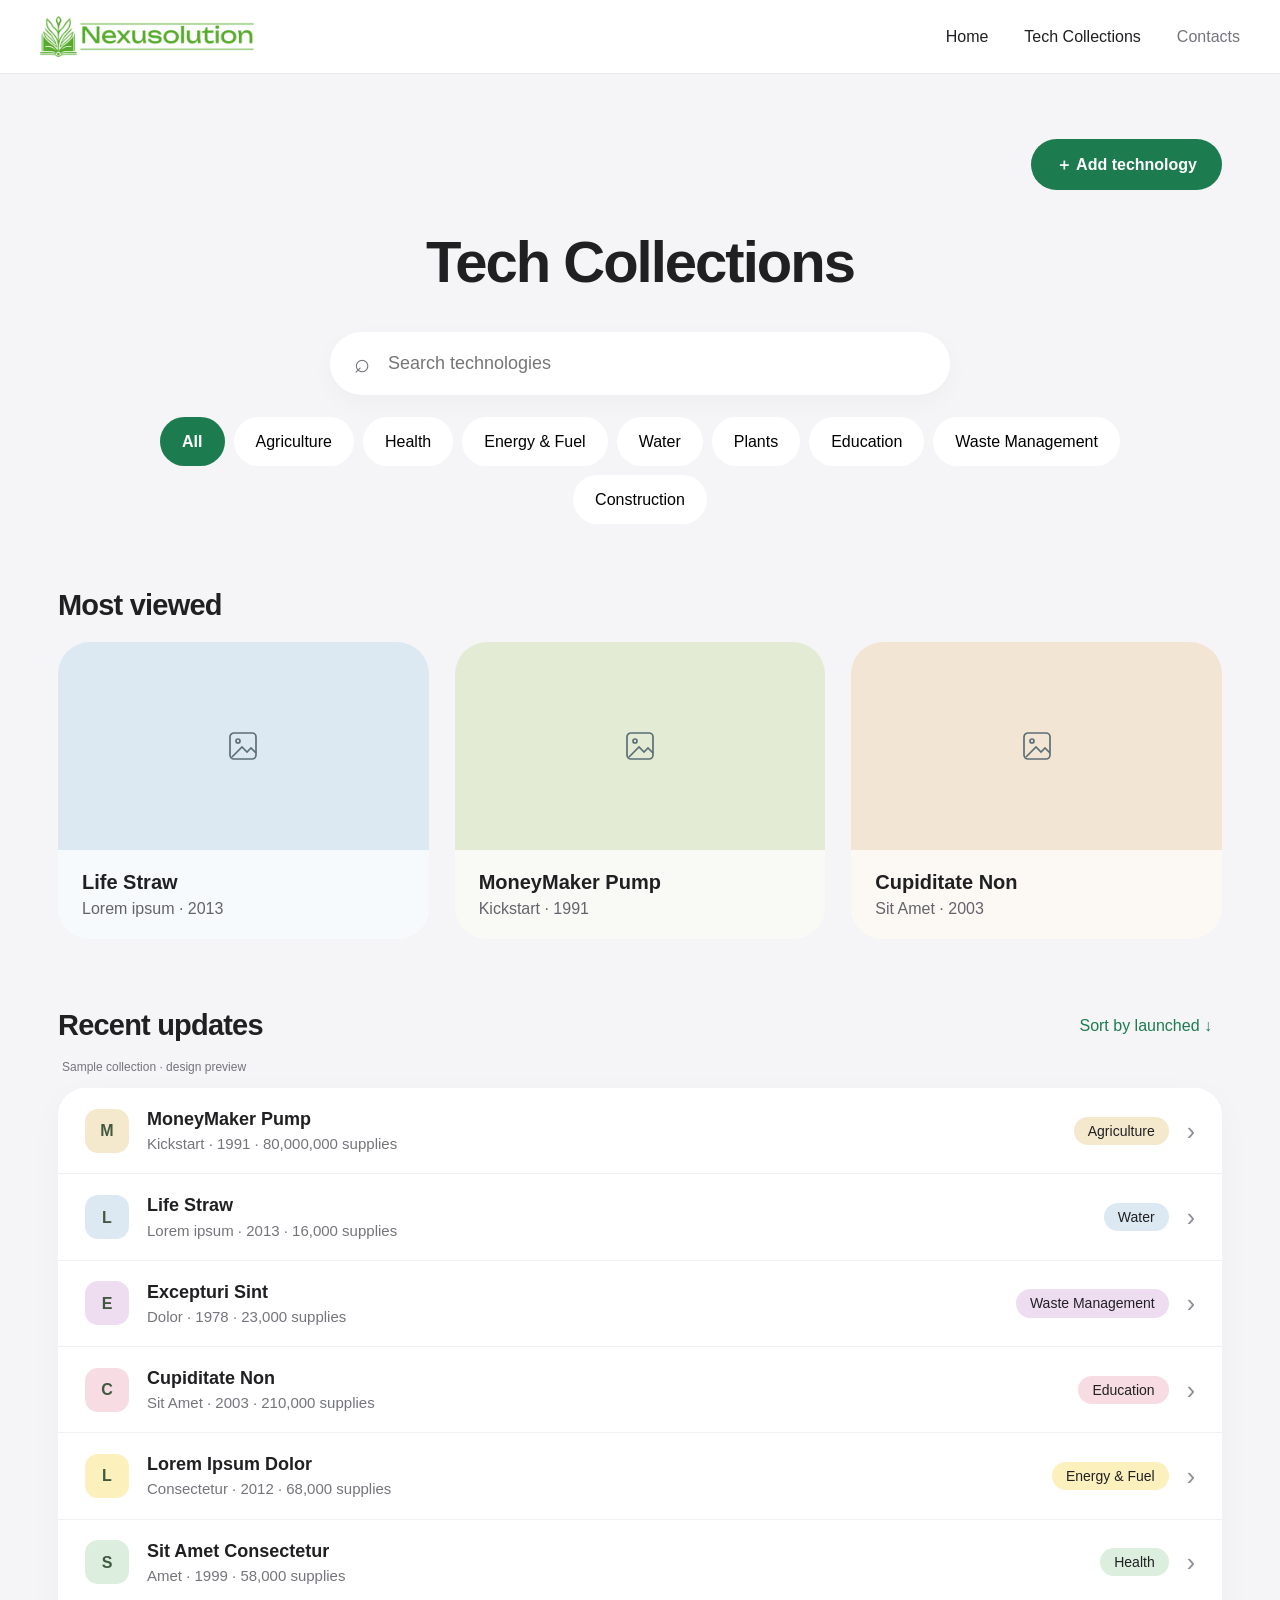
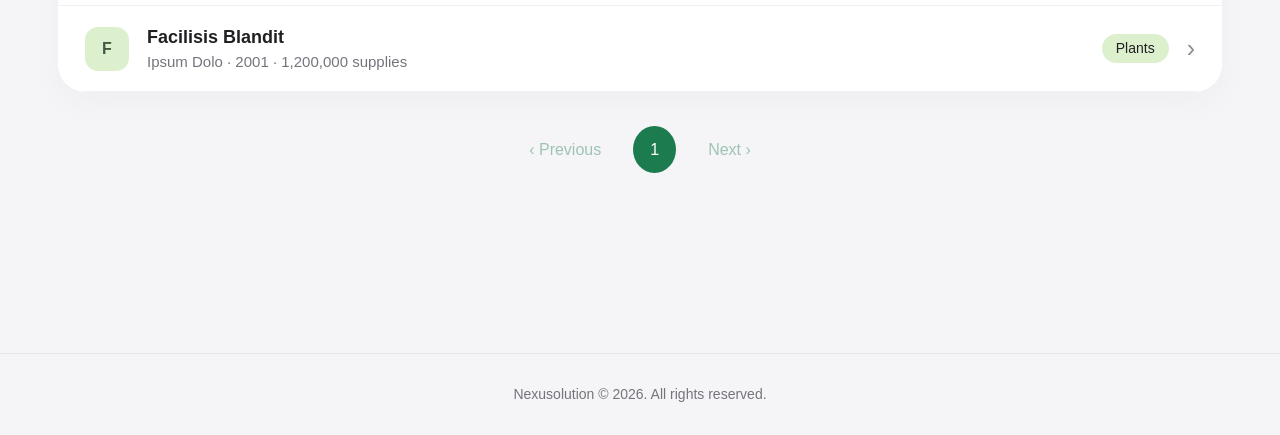
<file: collections.html>
<!doctype html><html lang="en"><head><meta charset="utf-8"><meta name="viewport" content="width=device-width, initial-scale=1"><title>Tech Collections | Nexusolution</title><link rel="stylesheet" href="collections.css"></head><body class="collections-page"><header class="archive-header"><a class="archive-brand" href="index.html"><img src="[data-uri]" alt="Nexusolution" width="214" height="41"></a><nav aria-label="Main navigation"><a href="index.html">Home</a><a href="collections.html" aria-current="page">Tech Collections</a><a href="contact.html">Contacts</a></nav></header><main class="documents"><div class="collection-toolbar"><a class="green add-link" href="upload.html">＋ Add technology</a></div><h1>Tech Collections</h1><label class="search"><span aria-hidden="true">⌕</span><input id="search" type="search" placeholder="Search technologies" aria-label="Search technologies"></label><div class="filters" id="filters" aria-label="Filter by category"></div><div class="collection-body"><section><h2>Most viewed</h2><div class="featured" id="featured"></div></section><section class="recent"><div class="section-heading"><h2>Recent updates</h2><button id="sort" class="text-button">Sort by launched ↓</button></div><p class="sample-note">Sample collection · design preview</p><div class="records" id="records"></div><p id="empty" hidden>No technologies match your search.</p><nav class="pagination" id="pagination" aria-label="Results pages"></nav></section></div></main><dialog id="detail"><button class="close" aria-label="Close details">×</button><span id="detail-category"></span><h2 id="detail-title"></h2><p id="detail-meta"></p><p id="detail-about"></p></dialog><footer class="archive-footer">Nexusolution © 2026. All rights reserved.</footer><script src="collections.js"></script></body></html>
</file>
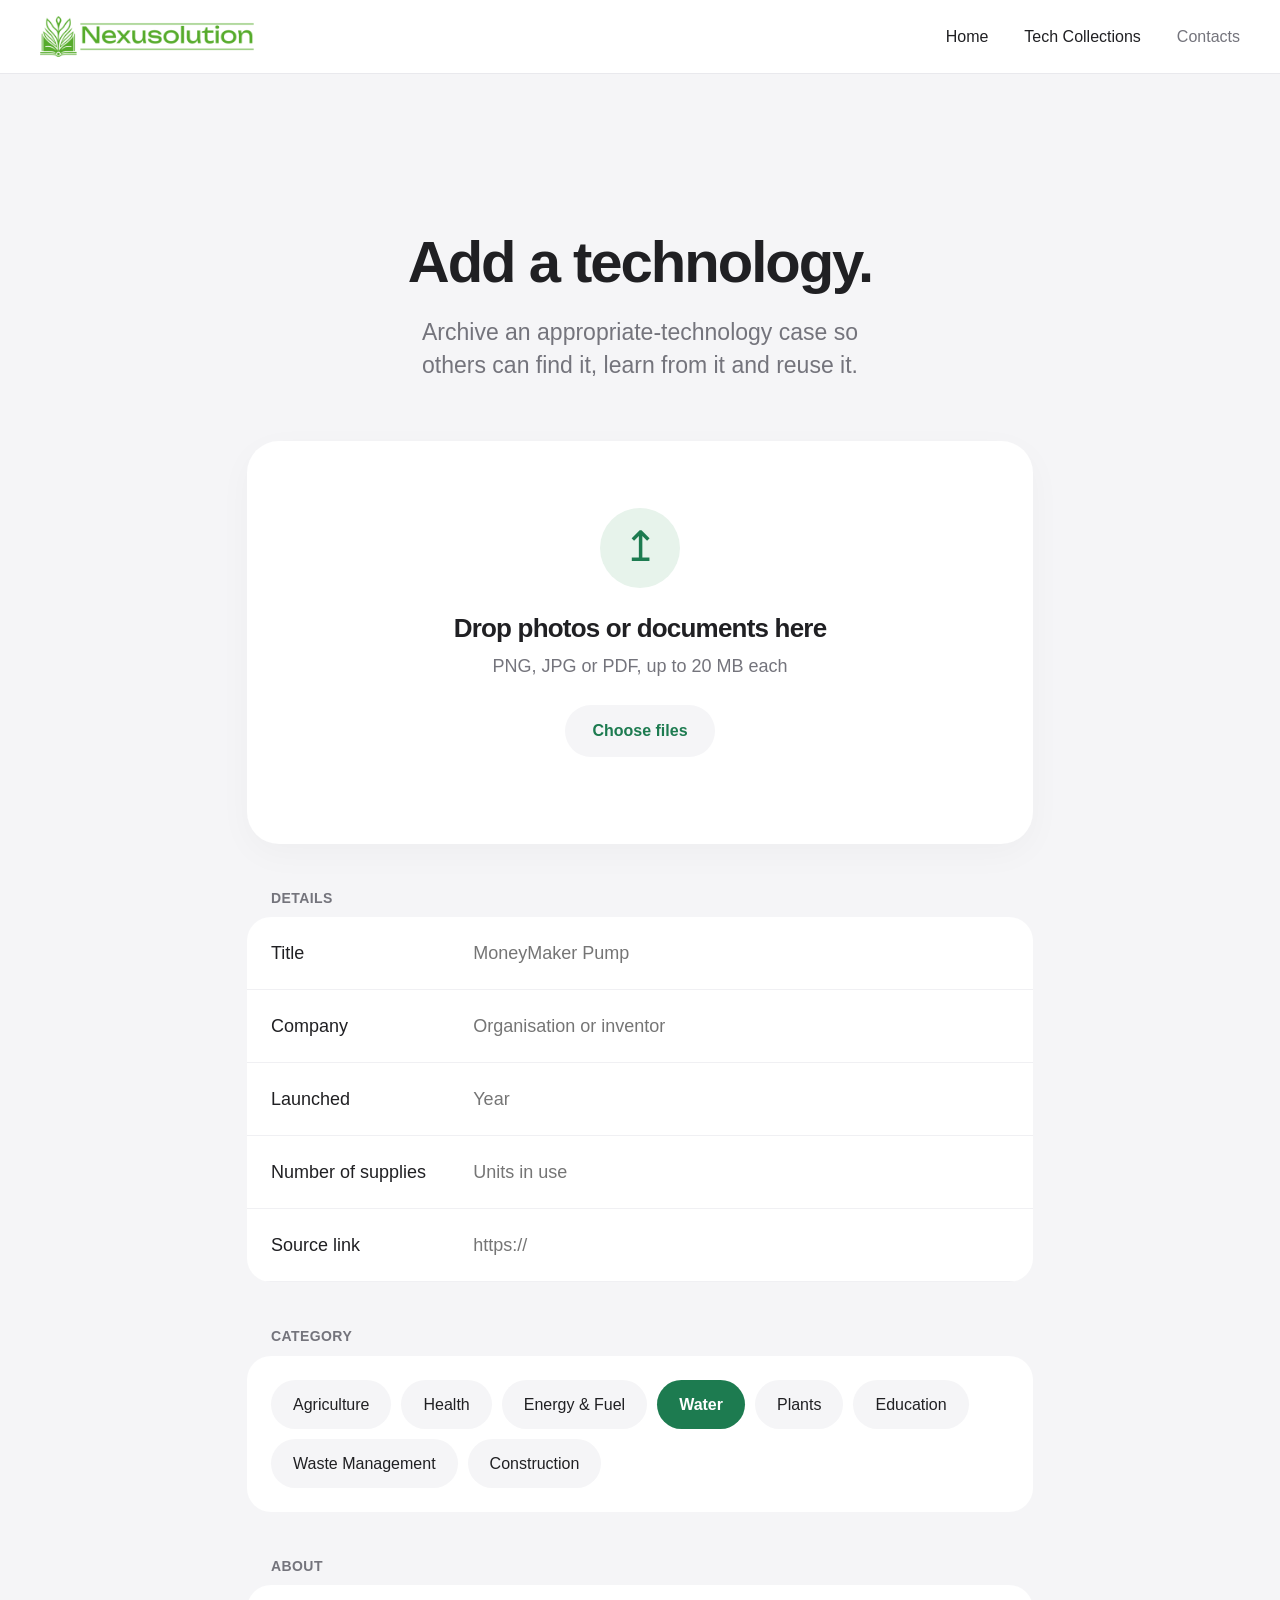
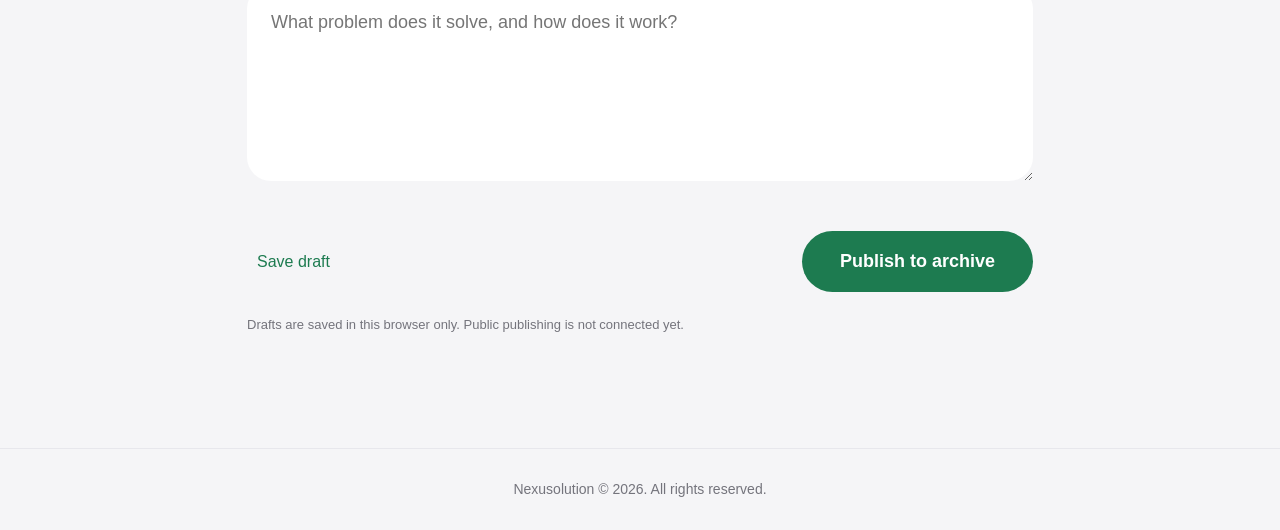
<file: upload.html>
<!doctype html><html lang="en"><head><meta charset="utf-8"><meta name="viewport" content="width=device-width, initial-scale=1"><title>Add a technology | Nexusolution</title><link rel="stylesheet" href="collections.css"></head><body class="collections-page upload-page"><header class="archive-header"><a class="archive-brand" href="index.html"><img src="[data-uri]" alt="Nexusolution" width="214" height="41"></a><nav aria-label="Main navigation"><a href="index.html">Home</a><a href="collections.html" aria-current="page">Tech Collections</a><a href="contact.html">Contacts</a></nav></header><main class="upload-main"><div class="collection-toolbar" aria-hidden="true"></div><h1>Add a technology.</h1><p class="subtitle">Archive an appropriate-technology case so<br>others can find it, learn from it and reuse it.</p><form id="upload-form"><div id="dropzone" class="dropzone"><div class="upload-icon" aria-hidden="true">↥</div><h2>Drop photos or documents here</h2><p>PNG, JPG or PDF, up to 20 MB each</p><button type="button" class="choose" id="choose">Choose files</button><input id="files" type="file" accept="image/png,image/jpeg,application/pdf" multiple hidden><ul id="file-list"></ul><p id="file-error" role="status"></p></div><h3>DETAILS</h3><div class="detail-fields"><label>Title<input name="title" placeholder="MoneyMaker Pump" required maxlength="150"></label><label>Company<input name="company" placeholder="Organisation or inventor" required maxlength="150"></label><label>Launched<input name="year" type="number" min="1800" max="2100" placeholder="Year" required></label><label>Number of supplies<input name="supplies" type="number" min="0" step="1" placeholder="Units in use" required></label><label>Source link<input name="source" type="url" placeholder="https://" required></label></div><h3>CATEGORY</h3><fieldset class="category-picker"><legend class="sr-only">Category</legend><div id="category-options"></div></fieldset><h3>ABOUT</h3><label class="sr-only" for="about">About the technology</label><textarea id="about" name="about" placeholder="What problem does it solve, and how does it work?" required maxlength="10000"></textarea><div class="form-actions"><button type="button" id="save-draft" class="text-button">Save draft</button><button type="submit" class="green">Publish to archive</button></div><p class="save-note">Drafts are saved in this browser only. Public publishing is not connected yet.</p><p id="upload-status" role="status"></p></form></main><footer class="archive-footer">Nexusolution © 2026. All rights reserved.</footer><script src="collections.js"></script></body></html>
</file>
<file: collections.css>
:root{--g:#1d7b50;--muted:#74747c;--bg:#f5f5f7}*{box-sizing:border-box}body{margin:0;background:var(--bg);color:#202023;font:16px/1.45 Arial,Helvetica,sans-serif}a{color:inherit;text-decoration:none}button,input,textarea{font:inherit}button{cursor:pointer;border:0}button:disabled{opacity:.4;cursor:default}:focus-visible{outline:3px solid #78ad8c;outline-offset:4px}h1,h2,h3,p{margin:0}.archive-header{height:74px;background:#fff;border-bottom:1px solid #e9e9ed;display:flex;align-items:center;justify-content:space-between;padding:0 40px}.archive-brand{display:flex;align-items:center;gap:16px;font-weight:600;font-size:21px}.archive-brand svg{width:24px;fill:none;stroke:var(--g);stroke-width:1.7}.archive-header nav{display:flex;gap:36px}.archive-header nav a:last-child{color:var(--muted)}.green{display:inline-block;background:var(--g);color:white;border-radius:40px;padding:14px 25px;font-weight:600}.tabs{display:flex;width:max-content;margin:62px auto 36px;padding:5px;background:#e6e6eb;border-radius:17px}.tabs a{padding:12px 28px;border-radius:12px}.tabs a[aria-current]{background:white;box-shadow:0 3px 5px #0002;font-weight:600}.tabs span{color:var(--muted);margin-left:5px}h1{text-align:center;font-size:58px;line-height:1.15;letter-spacing:-2px}.search{max-width:620px;margin:36px auto 22px;background:white;border-radius:40px;box-shadow:0 8px 24px #00000008;display:flex;align-items:center;padding:12px 24px;gap:16px}.search span{font-size:27px;color:var(--muted)}.search input{width:100%;border:0;background:transparent;font-size:18px}.filters{display:flex;flex-wrap:wrap;gap:9px;justify-content:center;max-width:1040px;margin:auto}.filters button,.category-picker label{padding:13px 22px;border-radius:30px;background:white;font-size:16px}.filters button[aria-pressed=true]{background:var(--g);color:white;font-weight:600}.collection-body{max-width:1164px;margin:60px auto 0}h2{font-size:29px;letter-spacing:-.8px}.featured{display:grid;grid-template-columns:repeat(3,1fr);gap:26px;margin-top:16px}.feature-card{padding:0;border-radius:32px;overflow:hidden;text-align:left;background:#f8fafb;color:#202023}.feature-picture{height:208px;display:grid;place-items:center;background:var(--pastel)}.feature-picture svg{width:32px;height:32px;fill:none;stroke:#5c6f77;stroke-width:1.7}.feature-info{padding:18px 24px;background:var(--wash)}.feature-info strong{display:block;font-size:20px}.feature-info span{color:#63636c}.recent{margin-top:65px}.section-heading{display:flex;align-items:center;justify-content:space-between}.text-button{background:none;color:var(--g);padding:10px;font-size:16px}.sample-note{font-size:12px;color:var(--muted);margin:12px 4px}.records{border-radius:28px;overflow:hidden;background:white;box-shadow:0 10px 35px #00000008}.record{display:flex;align-items:center;gap:18px;width:100%;padding:18px 27px;border-bottom:1px solid #f1f1f3;background:white;text-align:left;color:#202023}.record:hover{background:#fafbf9}.initial{width:44px;height:44px;display:grid;place-items:center;border-radius:13px;background:var(--pastel);color:#415940;flex-shrink:0;font-weight:600}.record-text{flex:1;min-width:0}.record-text strong{display:block;font-size:18px}.record-text small{color:var(--muted);font-size:15px}.badge{background:var(--pastel);font-size:14px;padding:4px 14px;border-radius:20px}.chevron{color:#8e8e96;font-size:25px}.pagination{display:flex;justify-content:center;gap:15px;margin-top:34px}.pagination button{background:none;padding:12px 17px;border-radius:50%;color:var(--g)}.pagination button[aria-current]{background:var(--g);color:white}.documents{min-height:calc(100vh - 154px);padding-bottom:180px}.archive-footer{border-top:1px solid #e7e7ec;padding:30px;text-align:center;color:var(--muted);font-size:14px}.subtitle{text-align:center;color:var(--muted);font-size:23px;margin:20px 0 58px}.upload-main{padding-bottom:100px}#upload-form{max-width:786px;margin:auto}.dropzone{text-align:center;padding:65px 30px;background:white;border-radius:32px;box-shadow:0 10px 35px #00000008;border:2px solid transparent}.dropzone.dragging{border-color:var(--g);background:#f0faf4}.upload-icon{margin:0 auto 22px;width:80px;height:80px;background:#e7f3eb;color:var(--g);border-radius:50%;display:grid;place-items:center;font-size:42px}.dropzone h2{font-size:26px}.dropzone p{color:var(--muted);font-size:18px;margin-top:6px}.choose{margin-top:26px;padding:14px 27px;border-radius:40px;background:var(--bg);color:var(--g);font-weight:600}#upload-form h3{font-size:14px;letter-spacing:.03em;color:var(--muted);font-weight:600;margin:44px 24px 9px}.detail-fields{background:white;border-radius:24px;overflow:hidden}.detail-fields label{display:flex;align-items:center;gap:20px;padding:20px 24px;border-bottom:1px solid #f0f0f3;font-size:18px}.detail-fields input{margin-left:auto;width:73%;border:0;background:transparent;min-width:0;padding:3px}.category-picker{border:0;margin:0;padding:24px;background:white;border-radius:24px}#category-options{display:flex;flex-wrap:wrap;gap:10px}.category-picker label{background:var(--bg);position:relative;cursor:pointer}.category-picker input{position:absolute;opacity:0}.category-picker label:has(input:checked){background:var(--g);color:white;font-weight:600}.category-picker label:has(input:focus-visible){outline:3px solid #8ab69c}textarea{border:0;background:white;border-radius:24px;padding:24px;width:100%;min-height:196px;resize:vertical;font-size:18px}.form-actions{display:flex;justify-content:space-between;margin-top:44px}.form-actions .green{padding:17px 38px;font-size:18px}.save-note{margin-top:24px;font-size:13px;color:var(--muted)}#upload-status{margin-top:14px;color:var(--g)}#file-list{list-style:none;padding:0;margin:20px 0 0;text-align:left}#file-list li{display:flex;gap:10px;align-items:center;padding:10px;border-top:1px solid #eee;overflow-wrap:anywhere}#file-list span{flex:1}#file-list button{background:#f3f3f5;padding:5px 10px;border-radius:12px}dialog{border:0;border-radius:24px;max-width:600px;width:90%;padding:40px;box-shadow:0 20px 100px #0003}dialog::backdrop{background:#0005}dialog h2{margin:12px 0}dialog p{margin:18px 0;color:var(--muted)}.close{float:right;background:none;font-size:28px}.sr-only{position:absolute;width:1px;height:1px;overflow:hidden;clip-path:inset(50%)}[hidden]{display:none!important}@media(max-width:1200px){.collection-body{margin:55px 5% 0}.filters{padding:0 5%}}@media(max-width:800px){.archive-header{padding:15px 20px;height:auto;gap:20px;flex-wrap:wrap}.archive-brand{font-size:18px}.archive-header nav{gap:20px;font-size:14px}.add-link{font-size:13px;padding:9px 15px}.tabs{margin-top:40px}h1{font-size:42px}.search{margin:28px 5% 20px}.featured{gap:15px}.feature-picture{height:155px}.feature-info{padding:15px}.feature-info strong{font-size:17px}.feature-info span{font-size:13px}#upload-form{margin:0 5%}.subtitle{font-size:19px;padding:0 20px}.detail-fields label{font-size:16px}.detail-fields input{width:62%}}@media(max-width:550px){.archive-header nav{order:3;width:100%;justify-content:center}.featured{grid-template-columns:1fr}.feature-picture{height:190px}.collection-body{margin-top:36px}.filters{gap:7px}.filters button{padding:10px 15px;font-size:14px}.record{padding:15px;gap:12px;flex-wrap:wrap}.record-text strong{font-size:16px}.record-text small{font-size:12px}.badge{margin-left:56px;font-size:12px}.chevron{margin-left:auto}.section-heading{align-items:flex-start;gap:10px}h2{font-size:24px}.text-button{font-size:14px}.dropzone{padding:40px 20px}.dropzone h2{font-size:22px}.dropzone p{font-size:15px}.detail-fields label{display:block}.detail-fields input{display:block;width:100%;margin-top:8px;padding:8px 0}.form-actions .green{font-size:15px;padding:15px 20px}.category-picker{padding:16px}.category-picker label{font-size:14px;padding:11px 16px}.documents{padding-bottom:80px}}

/* Archive navigation: retain former tab spacing, relocate creation action. */
.collections-page .archive-header nav{margin-left:auto;justify-content:flex-end}
.collection-toolbar{max-width:1164px;margin:62px auto 36px;height:57.2px;display:flex;align-items:center;justify-content:flex-end}
@media(max-width:1200px){.collection-toolbar{margin-left:5%;margin-right:5%}}
@media(max-width:800px){.collection-toolbar{margin-top:40px}.collections-page .archive-header nav{margin-left:auto}}
@media(max-width:550px){.collections-page .archive-header nav{justify-content:flex-end}.collection-toolbar{height:57.2px}}

.collections-page .archive-brand img{display:block;width:214px;height:auto}@media(max-width:600px){.collections-page .archive-brand img{width:180px}}

@media(prefers-reduced-motion:no-preference){.reveal-pending{opacity:0;transform:translateY(18px);transition:opacity .65s ease,transform .65s cubic-bezier(.2,.65,.3,1)}.reveal-pending.reveal-visible{opacity:1;transform:translateY(0)}}
</file>
